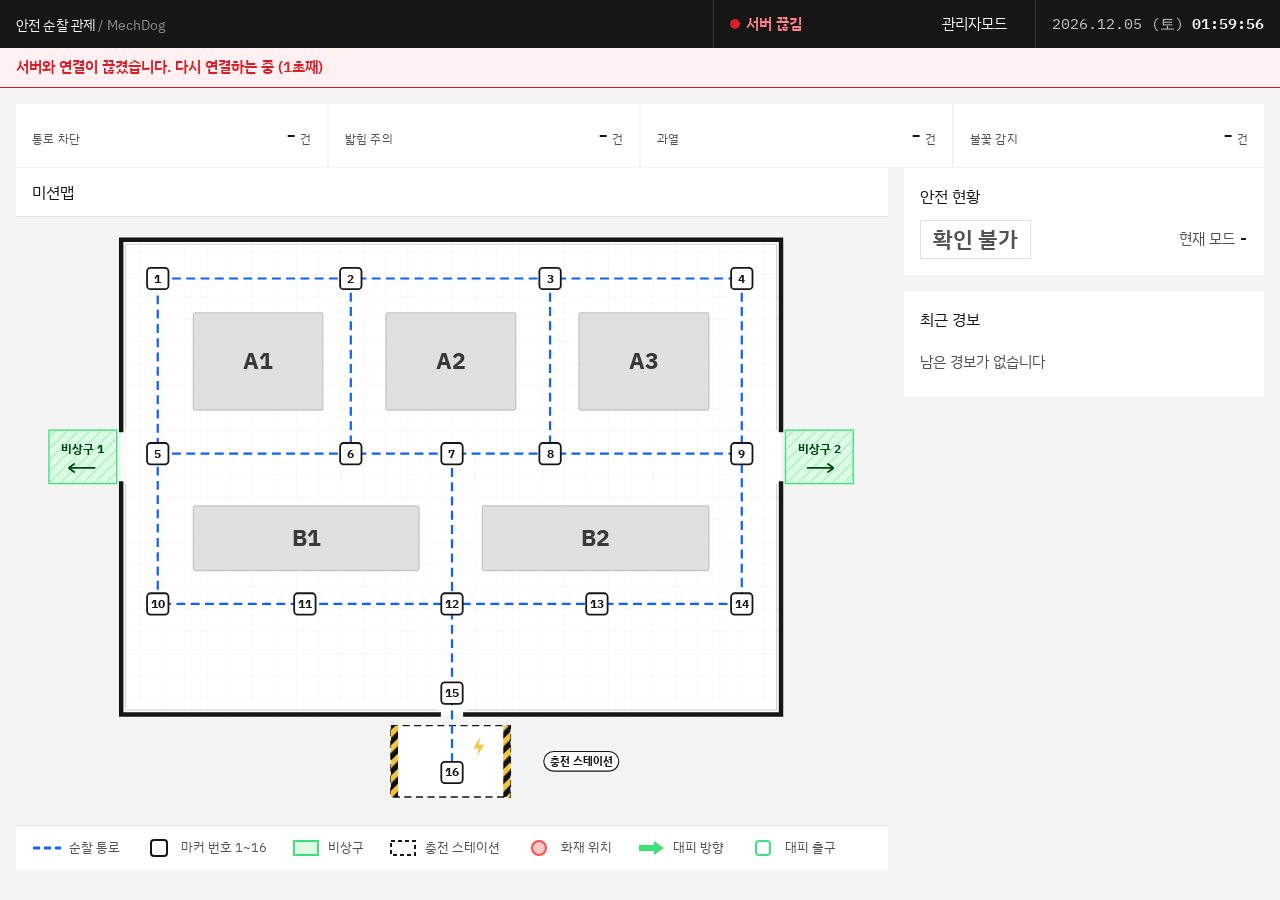
<file: dashboard/index.html>
<!doctype html>
<html lang="ko">
<head>
<meta charset="utf-8">
<meta name="viewport" content="width=device-width, initial-scale=1">
<title>안전 순찰 관제</title>
<link rel="stylesheet" href="css/app.css">
<link rel="stylesheet" href="css/theme.css">
<script>
// 다크 모드를 골라 뒀으면 화면을 그리기 전에 켠다 (밝은 화면이 잠깐 비치지 않게). 고르는 버튼은 app.js
try { if (localStorage.getItem("dash-theme") === "dark") document.documentElement.dataset.theme = "dark"; } catch (e) {}
</script>
</head>
<body>
<div class="evacuate" id="evacuate" hidden>
  <span>대피 모드: 화살표 방향의 비상구로 대피하세요</span>
  <div class="evacuate-actions" id="evacuate-actions"></div>
</div>

<header class="bar">
  <!-- brand-mark(방패) · brand-sub(영어 부제)는 다크 모드에서만 보인다 (theme.css) -->
  <h1><span class="brand-mark" aria-hidden="true"></span><span class="brand-text"><span class="brand-title">안전 순찰 관제</span><span class="brand-sub">MechDog Safety Patrol</span></span> <span class="view-name" id="view-name" hidden>관리자모드</span></h1>
  <div class="conn">
    <!-- 서버 · 로봇 연결을 한 줄로. 문제가 있을 때만 빨강 -->
    <div class="conn-item" id="conn-status">
      <span class="dot"></span>
      <span class="value">연결 중</span>
    </div>
    <button type="button" class="icon-btn sound-btn off" id="sound" data-sound="1" hidden></button>
    <!-- 다크 모드 켜기 · 끄기 (밝은 화면이면 달, 다크 모드면 해). 아이콘은 app.js가 그린다 -->
    <button type="button" class="icon-btn" id="theme" data-theme-toggle="1" title="다크 모드" aria-label="다크 모드"></button>
    <a class="bar-btn" id="view-switch" href="?admin">관리자모드</a>
    <div class="clock">
      <span id="date">-</span>
      <span id="time">-</span>
    </div>
  </div>
</header>

<div class="shell" id="shell">
<!-- 관리자 화면만: 왼쪽 탭. 실시간 관제(지금 일) / 기록(지난 일). 팝업 · 경보음 · 대피 띠는 탭과 상관없이 -->
<nav class="tabs" id="tabs" aria-label="관리자 화면 탭" hidden>
  <button type="button" class="tab on" data-tab="live" aria-pressed="true">실시간 관제 <span class="badge" id="tab-badge" hidden></span></button>
  <button type="button" class="tab" data-tab="records" aria-pressed="false">기록</button>
</nav>

<main class="main">
<div class="notice" id="notice" hidden></div>

<div class="layout">
  <!-- 요약 줄: 관리자 화면은 로봇 3칸 + 경보 4칸, 기본 화면은 경보 4칸. 경보 칸을 누르면 팝업 -->
  <section class="kpis" id="kpis" aria-label="현황 요약"></section>

  <section class="map-panel" aria-label="미션맵">
    <h2>미션맵</h2>
    <div class="map-area">
      <svg id="map" role="img" aria-label="미션맵: 구역 A1~B2, 순찰 통로, 마커 1~16, 비상구, 충전 스테이션"></svg>
    </div>
    <div class="legend" id="legend"></div>
  </section>

  <section class="panel history-panel" id="history-panel" aria-label="경보 이력" hidden>
    <h2>경보 이력 <span class="sub" id="history-sub">서버에 기록된 경보, 최근 것부터</span></h2>
    <div class="hist-tools" id="history-tools" role="group" aria-label="종류 거르기"></div>
    <div class="table-wrap hist-box">
      <table class="history">
        <thead><tr><th>시각</th><th>종류</th><th>로봇</th><th>경로</th><th>위치</th><th>해제</th><th>사진</th></tr></thead>
        <tbody id="history"></tbody>
      </table>
    </div>
    <div class="history-more" id="history-more"></div>
  </section>

  <aside class="side">
    <section class="panel status" aria-label="안전 현황">
      <h2>안전 현황</h2>
      <div class="status-head">
        <span class="level" id="level">-</span>
        <span class="mode">현재 모드 <b id="mode">-</b></span>
      </div>
    </section>

    <section class="panel" id="robot-panel" aria-label="로봇 현황" hidden>
      <h2>로봇 현황 <span class="sub" id="robot-count"></span></h2>
      <ul class="robot-cards" id="robot-list"></ul>
    </section>

    <section class="panel" aria-label="최근 경보">
      <h2>최근 경보</h2>
      <ul class="alerts" id="alerts"></ul>
    </section>
  </aside>

  <aside class="records-side" id="records-side" hidden>
    <section class="panel side-note helmet-panel" id="helmet-panel" aria-label="안전모 미착용 기록" hidden>
      <h2>안전모 미착용 <span class="sub">현장 음성 안내 기록, 누르면 사진</span></h2>
      <div id="helmet"></div>
    </section>

    <section class="panel stats-panel" id="stats-panel" aria-label="정탐률">
      <h2>정탐률 <span class="sub">정탐 ÷ 해제한 경보</span></h2>
      <div id="stats"></div>
    </section>
  </aside>
</div>
</main>
</div>

<!-- 요약 줄 경보 칸에 여러 건이 있을 때 고르는 목록 -->
<div class="kpi-pick" id="kpi-pick" hidden></div>
<div class="popup-wrap" id="popup" hidden></div>
<div class="viewer-wrap" id="viewer" hidden></div>

<div class="popup-wrap login-wrap" id="login" hidden>
  <form class="login" id="login-form" role="dialog" aria-modal="true" aria-labelledby="login-title">
    <h2 id="login-title">관리자 화면</h2>
    <label for="login-password">관리자 비밀번호</label>
    <input type="password" id="login-password" autocomplete="current-password">
    <p class="error" id="login-error" hidden></p>
    <div class="login-actions">
      <button type="submit" class="login-btn" id="login-btn">들어가기</button>
      <a class="login-back" id="login-back" href="./">기본모드</a>
    </div>
  </form>
</div>

<script type="module" src="js/app.js"></script>
</body>
</html>
</file>
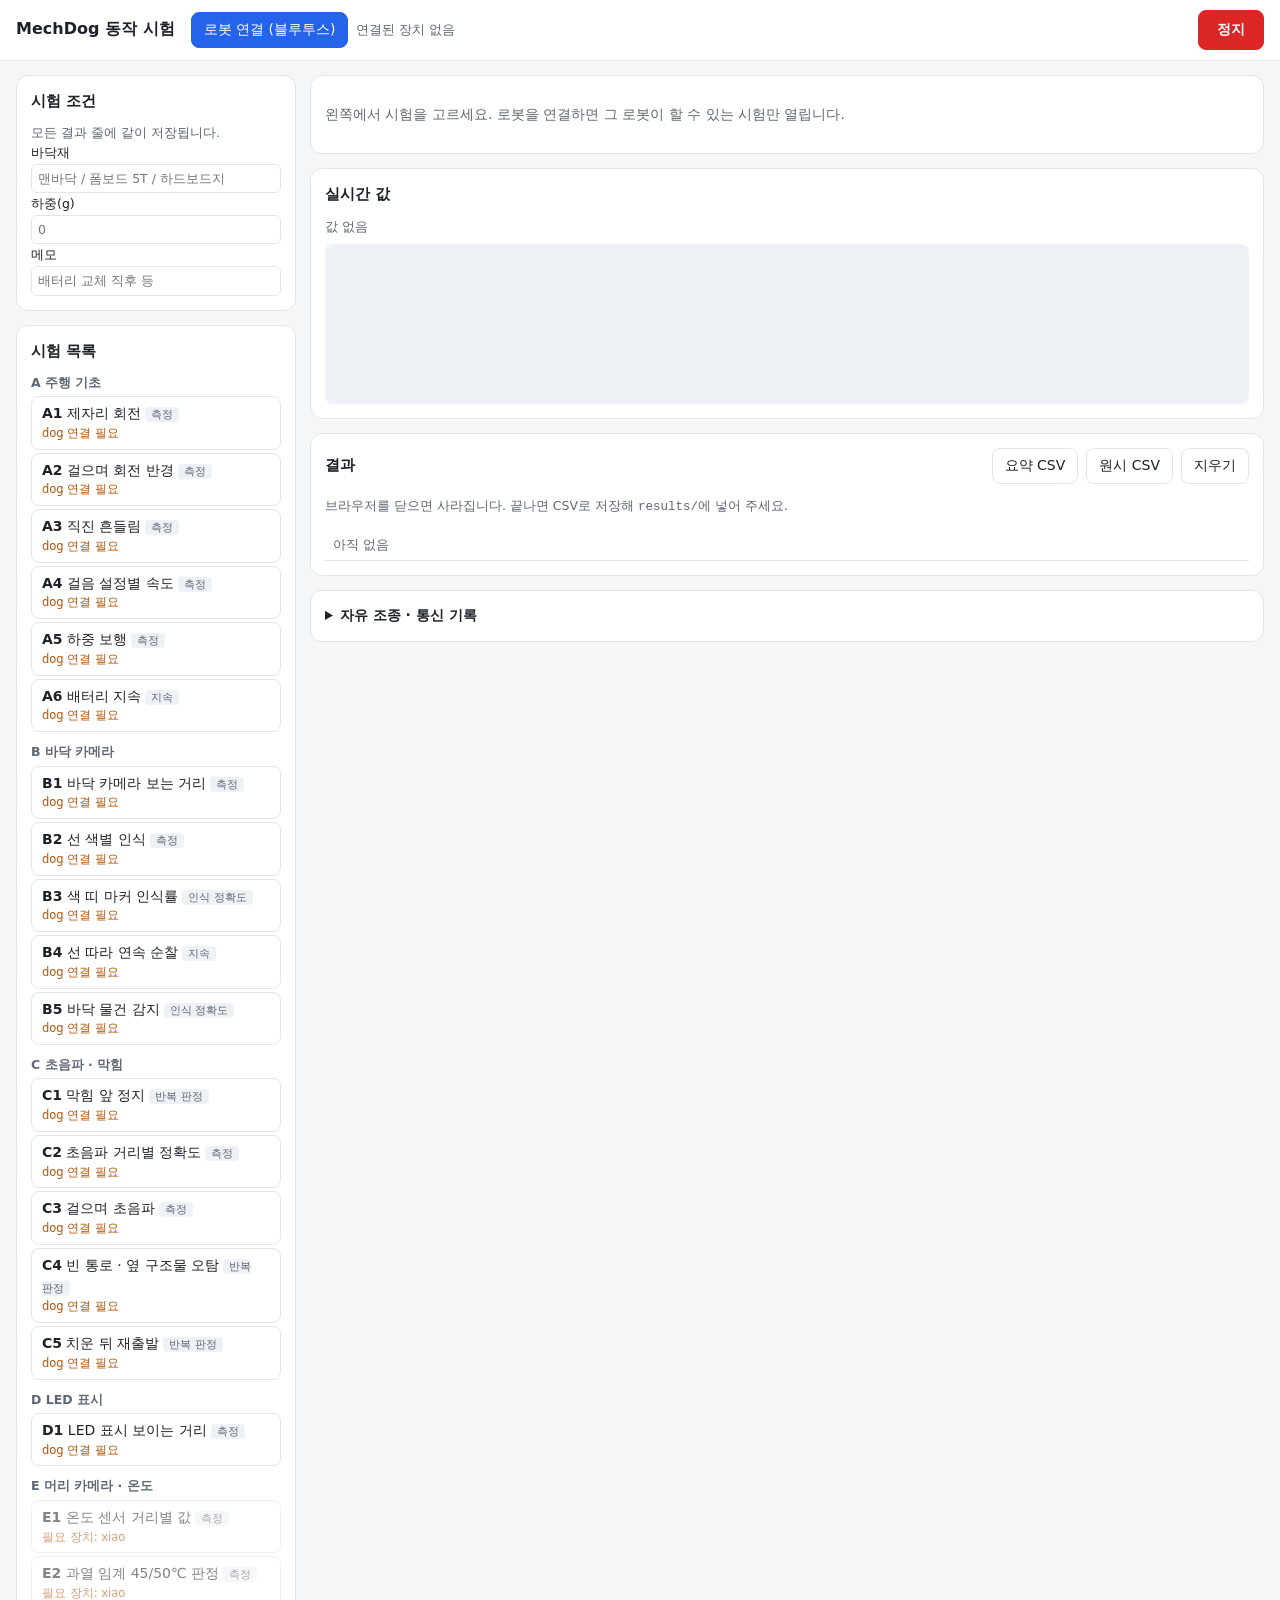
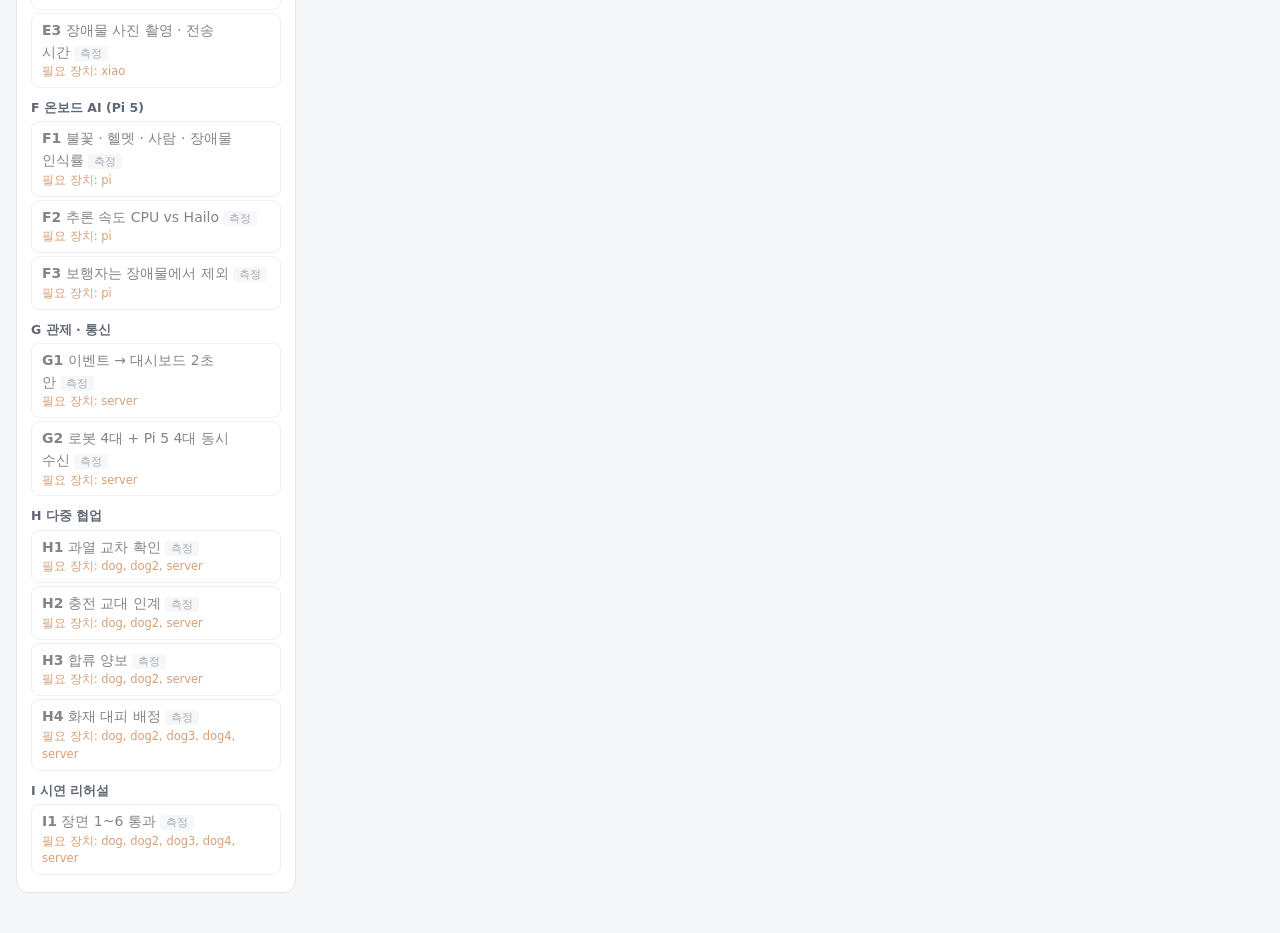
<file: tools/mechdog-test/app/index.html>
<!doctype html>
<html lang="ko">
<head>
<meta charset="utf-8">
<meta name="viewport" content="width=device-width, initial-scale=1">
<title>MechDog 동작 시험</title>
<style>
:root { --bg: #f5f6f8; --card: #fff; --fg: #1d2129; --sub: #5f6773; --line: #e2e5ea; --accent: #2563eb; --ok: #15803d; --bad: #dc2626; --soft: #eef1f5; --warn: #b45309; }
@media (prefers-color-scheme: dark) { :root { --bg: #14161b; --card: #1c1f26; --fg: #e6e8ec; --sub: #98a1ad; --line: #2d313a; --accent: #7aa7ff; --ok: #4ade80; --bad: #f87171; --soft: #242832; --warn: #fbbf24; } }
* { box-sizing: border-box; }
body { margin: 0; background: var(--bg); color: var(--fg); font: 14px/1.55 system-ui, "Malgun Gothic", "Apple SD Gothic Neo", sans-serif; word-break: keep-all; }
header { position: sticky; top: 0; z-index: 5; display: flex; flex-wrap: wrap; gap: 8px; align-items: center; padding: 10px 16px; background: var(--card); border-bottom: 1px solid var(--line); }
header h1 { font-size: 16px; margin: 0 8px 0 0; }
button { font: inherit; padding: 6px 12px; border-radius: 8px; border: 1px solid var(--line); background: var(--card); color: var(--fg); cursor: pointer; }
button:hover:not(:disabled) { border-color: var(--accent); }
button:disabled { opacity: .45; cursor: default; }
button.primary { background: var(--accent); color: #fff; border-color: var(--accent); }
#stop { margin-left: auto; background: var(--bad); color: #fff; border-color: var(--bad); font-weight: 700; padding: 8px 18px; }
.chip { display: inline-flex; gap: 6px; align-items: center; padding: 3px 10px; border-radius: 999px; background: var(--soft); font-size: 12.5px; }
.chip b { font-weight: 700; }
main { display: grid; grid-template-columns: 280px minmax(0, 1fr); gap: 14px; padding: 14px 16px 40px; max-width: 1400px; margin: 0 auto; }
@media (max-width: 900px) { main { grid-template-columns: 1fr; } }
.card { background: var(--card); border: 1px solid var(--line); border-radius: 12px; padding: 14px; }
.card h2 { font-size: 15px; margin: 0 0 10px; }
.card + .card { margin-top: 14px; }
.muted { color: var(--sub); }
.small { font-size: 12.5px; }
#tests .grp { margin: 10px 0 4px; font-size: 12.5px; color: var(--sub); font-weight: 700; }
#tests button { display: block; width: 100%; text-align: left; margin: 3px 0; padding: 6px 10px; }
#tests button.sel { border-color: var(--accent); background: color-mix(in srgb, var(--accent) 10%, var(--card)); }
#tests button .why { display: block; font-size: 11.5px; color: var(--warn); }
.kind { font-size: 11px; padding: 1px 6px; border-radius: 4px; background: var(--soft); color: var(--sub); margin-left: 4px; }
.refs span { display: inline-block; margin: 0 4px 4px 0; padding: 1px 8px; border-radius: 999px; border: 1px solid var(--line); font-size: 12px; color: var(--sub); }
.setup { background: var(--soft); border-radius: 8px; padding: 8px 12px; margin: 8px 0 12px; }
table { border-collapse: collapse; width: 100%; }
th, td { border-bottom: 1px solid var(--line); padding: 5px 8px; text-align: left; vertical-align: top; font-size: 13px; }
th { color: var(--sub); font-weight: 600; white-space: nowrap; }
.tw { overflow-x: auto; }
input, select { font: inherit; padding: 4px 6px; border: 1px solid var(--line); border-radius: 6px; background: var(--card); color: var(--fg); width: 100%; min-width: 60px; }
.row { display: flex; flex-wrap: wrap; gap: 8px; align-items: center; }
.row label { display: flex; gap: 6px; align-items: center; }
.row label input { width: 110px; }
#status { min-height: 1.5em; margin-top: 8px; }
#verdict.pass { color: var(--ok); font-weight: 700; } #verdict.fail { color: var(--bad); font-weight: 700; }
canvas { width: 100%; height: 160px; background: var(--soft); border-radius: 8px; display: block; }
.live { display: flex; flex-wrap: wrap; gap: 6px; margin: 8px 0; }
.ok { color: var(--ok); font-weight: 700; } .ng { color: var(--bad); font-weight: 700; }
#log { height: 140px; overflow: auto; font: 12px ui-monospace, Consolas, monospace; background: var(--soft); border-radius: 8px; padding: 6px 8px; white-space: pre-wrap; }
dialog { border: 1px solid var(--line); border-radius: 12px; background: var(--card); color: var(--fg); max-width: 440px; width: calc(100vw - 32px); }
dialog::backdrop { background: rgb(0 0 0 / .35); }
dialog label { display: block; margin: 8px 0; }
details summary { cursor: pointer; font-weight: 600; }
</style>
</head>
<body>
<header>
  <h1>MechDog 동작 시험</h1>
  <button id="connect" class="primary">로봇 연결 (블루투스)</button>
  <span id="devs" class="row"></span>
  <button id="stop" title="스페이스바">정지</button>
</header>
<main>
  <aside>
    <section class="card">
      <h2>시험 조건</h2>
      <div class="small muted">모든 결과 줄에 같이 저장됩니다.</div>
      <label class="small">바닥재 <input id="m-floor" placeholder="맨바닥 / 폼보드 5T / 하드보드지"></label>
      <label class="small">하중(g) <input id="m-load" placeholder="0"></label>
      <label class="small">메모 <input id="m-note" placeholder="배터리 교체 직후 등"></label>
    </section>
    <section class="card">
      <h2>시험 목록</h2>
      <div id="tests"></div>
    </section>
  </aside>
  <div>
    <section class="card" id="detail"><p class="muted">왼쪽에서 시험을 고르세요. 로봇을 연결하면 그 로봇이 할 수 있는 시험만 열립니다.</p></section>
    <section class="card">
      <h2>실시간 값</h2>
      <div class="live" id="live"></div>
      <canvas id="chart" width="1000" height="160"></canvas>
      <div class="small muted" id="legend"></div>
    </section>
    <section class="card">
      <div class="row"><h2 style="margin:0">결과</h2><span id="count" class="muted small"></span>
        <span style="margin-left:auto" class="row"><button id="csv-sum">요약 CSV</button><button id="csv-raw">원시 CSV</button><button id="clear">지우기</button></span></div>
      <p class="small muted">브라우저를 닫으면 사라집니다. 끝나면 CSV로 저장해 <code>results/</code>에 넣어 주세요.</p>
      <div class="tw"><table id="results"></table></div>
    </section>
    <section class="card">
      <details>
        <summary>자유 조종 · 통신 기록</summary>
        <div class="row" style="margin-top:10px">
          <label>보폭 <input id="f-stride" type="number" value="50"></label>
          <label>각도 <input id="f-angle" type="number" value="0"></label>
          <label>시간(ms) <input id="f-ms" type="number" value="2000"></label>
          <button data-free="M">이동</button><button data-free="P">기본 자세</button><button data-free="6">배터리</button><button data-free="V">정보</button>
        </div>
        <div class="row" style="margin-top:8px">
          <label>명령 <input id="f-raw" placeholder="G|100|300|20" style="width:220px"></label><button data-free="raw">보내기</button>
        </div>
        <div id="log" style="margin-top:10px"></div>
      </details>
    </section>
  </div>
</main>
<dialog id="dlg"><form method="dialog"><p id="dlg-title" style="font-weight:700;margin-top:0"></p><div id="dlg-body"></div>
  <div class="row" style="flex-direction:row-reverse;margin-top:12px"><button value="ok" class="primary">확인</button><button value="cancel">중단</button></div></form></dialog>
<script type="module" src="./main.js"></script>
</body>
</html>
</file>
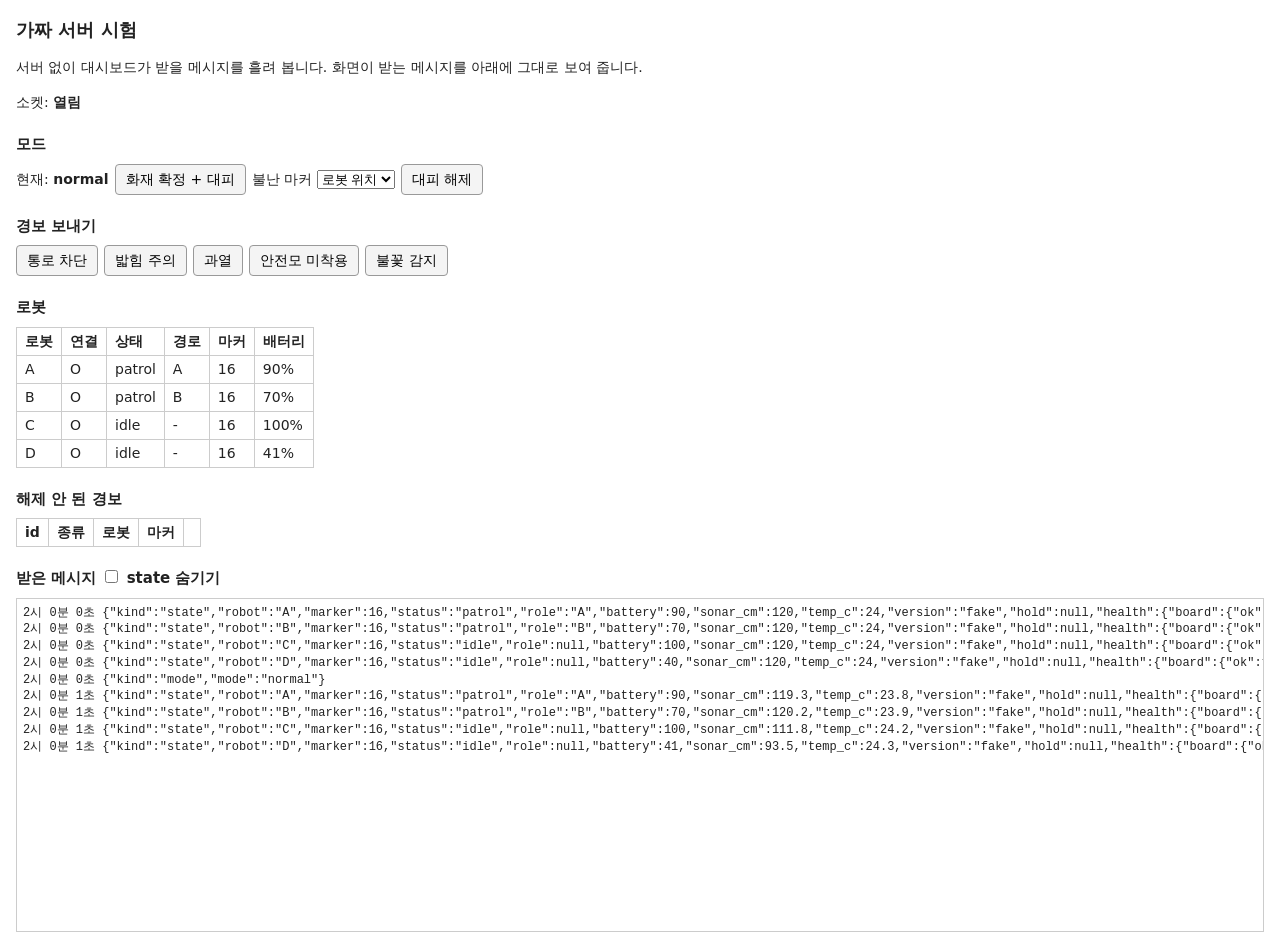
<file: dashboard/fake.html>
<!doctype html>
<html lang="ko">
<head>
<meta charset="utf-8">
<meta name="viewport" content="width=device-width, initial-scale=1">
<title>가짜 서버 시험</title>
<style>
  body { margin: 0; padding: 16px; font: 14px/1.5 system-ui, sans-serif; color: #222; background: #fff; }
  h1 { font-size: 18px; margin: 0 0 12px; }
  h2 { font-size: 15px; margin: 20px 0 8px; }
  .row { display: flex; flex-wrap: wrap; gap: 6px; align-items: center; }
  button { font: inherit; padding: 4px 10px; border: 1px solid #999; background: #f4f4f4; border-radius: 4px; cursor: pointer; }
  button:hover { background: #e8e8e8; }
  table { border-collapse: collapse; }
  th, td { border: 1px solid #ccc; padding: 3px 8px; text-align: left; }
  #log { height: 320px; overflow: auto; border: 1px solid #ccc; padding: 6px; font: 12px/1.4 ui-monospace, monospace; white-space: pre; }
  #conn { font-weight: 600; }
  .off { color: #b00; }
</style>
</head>
<body>
<h1>가짜 서버 시험</h1>
<p>서버 없이 대시보드가 받을 메시지를 흘려 봅니다. 화면이 받는 메시지를 아래에 그대로 보여 줍니다.</p>

<p>소켓: <span id="conn">-</span></p>

<h2>모드</h2>
<div class="row">
  <span>현재: <b id="mode">-</b></span>
  <button data-act="fire">화재 확정 + 대피</button>
  <label>불난 마커 <select id="fire-marker"><option value="">로봇 위치</option></select></label>
  <button data-act="normal">대피 해제</button>
</div>

<h2>경보 보내기</h2>
<div class="row">
  <button data-emit="obstacle">통로 차단</button>
  <button data-emit="floor_object">밟힘 주의</button>
  <button data-emit="heat">과열</button>
  <button data-emit="helmet">안전모 미착용</button>
  <button data-emit="flame">불꽃 감지</button>
</div>

<h2>로봇</h2>
<table>
  <thead><tr><th>로봇</th><th>연결</th><th>상태</th><th>경로</th><th>마커</th><th>배터리</th></tr></thead>
  <tbody id="robots"></tbody>
</table>

<h2>해제 안 된 경보</h2>
<table>
  <thead><tr><th>id</th><th>종류</th><th>로봇</th><th>마커</th><th></th></tr></thead>
  <tbody id="events"></tbody>
</table>

<h2>받은 메시지 <label><input type="checkbox" id="hideState"> state 숨기기</label></h2>
<div id="log"></div>

<script type="module">
import { FakeServer } from "./js/fake.js";

const fake = new FakeServer().start();
window.fake = fake; // 개발자 도구 콘솔에서 fake.emit("heat", "B") 처럼 쓸 수 있다

const robots = {};
const events = new Map();
let mode = "-";
let sock = null;

function connect() {
  if (sock) sock.close();
  setConn("연결 중");
  sock = fake.socket();
  sock.onopen = () => setConn("열림");
  sock.onclose = (ev) => setConn(`닫힘 (code ${ev.code})`, true);
  sock.onmessage = (ev) => {
    const m = JSON.parse(ev.data);
    if (m.kind === "state") robots[m.robot] = m;
    if (m.kind === "mode") mode = m.mode;
    if (m.kind === "event") m.checked ? events.delete(m.id) : events.set(m.id, m);
    log(m);
    render();
  };
}

function setConn(text, bad) {
  const el = document.getElementById("conn");
  el.textContent = text;
  el.className = bad ? "off" : "";
}

function log(m) {
  if (m.kind === "state" && document.getElementById("hideState").checked) return;
  const el = document.getElementById("log");
  const t = new Date().toLocaleTimeString("ko-KR", { hour12: false });
  el.textContent += `${t} ${JSON.stringify(m)}\n`;
  if (el.textContent.length > 60000) el.textContent = el.textContent.slice(-40000);
  el.scrollTop = el.scrollHeight;
}

function render() {
  document.getElementById("mode").textContent = mode;
  document.getElementById("robots").innerHTML = Object.values(robots).map((r) => {
    return `<tr><td>${r.robot}</td><td>${r.online ? "O" : "X"}</td><td>${r.status}</td>
      <td>${r.role ?? "-"}</td><td>${r.marker}</td><td>${r.battery}%</td></tr>`;
  }).join("");
  document.getElementById("events").innerHTML = [...events.values()].map((e) =>
    `<tr><td>${e.id}</td><td>${e.type}</td><td>${e.robot}</td><td>${e.marker}</td>
      <td><button data-check="${e.id}">경보 해제</button></td></tr>`).join("");
}

document.body.addEventListener("click", async (ev) => {
  const b = ev.target.closest("button");
  if (!b) return;
  const act = b.dataset.act;
  if (act === "fire") {
    const m = document.getElementById("fire-marker").value;
    fake.fire(undefined, m ? Number(m) : undefined);
  }
  if (act === "normal") await fake.fetch("/mode", { method: "POST", body: JSON.stringify({ mode: "normal" }) });
  if (b.dataset.emit) fake.emit(b.dataset.emit);
  if (b.dataset.check) await fake.fetch(`/events/${b.dataset.check}/check`, { method: "POST" });
});

for (let m = 1; m <= 15; m++) document.getElementById("fire-marker").insertAdjacentHTML("beforeend", `<option>${m}</option>`);
connect();
</script>
</body>
</html>
</file>
<file: dashboard/css/app.css>
:root {
  --bg: #f4f5f7;
  --panel: #ffffff;
  --text: #1a1a1a;
  --muted: #666666;
  --line: #dddddd;
  --ok: #1f7a3a;
  --bad: #b3261e;
  --bad-bg: #fbeaea;
  --warn: #8a5a00;
  --warn-bg: #fff3d6;
  --gap: 8px;
  --radius: 4px;
}

* { box-sizing: border-box; }

body {
  margin: 0;
  background: var(--bg);
  color: var(--text);
  font: 15px/1.5 "Pretendard", "Noto Sans KR", system-ui, sans-serif;
}

h1, h2 { margin: 0; font-weight: 600; }
h1 { font-size: 18px; }
h2 { font-size: 15px; margin-bottom: calc(var(--gap) * 1.5); }
.view-name {
  margin-left: var(--gap);
  padding: 1px 8px;
  border: 1px solid var(--text);
  border-radius: var(--radius);
  font-size: 13px;
  font-weight: 600;
  vertical-align: middle;
}
h2 .sub { color: var(--muted); font-weight: 400; }
ul { list-style: none; margin: 0; padding: 0; }

/* ---------- 대피 모드: 화면 맨 위에 크게 ---------- */
.evacuate {
  padding: calc(var(--gap) * 2);
  background: var(--bad);
  color: #ffffff;
  font-size: 24px;
  font-weight: 700;
  text-align: center;
}

.evacuate-actions { display: flex; flex-wrap: wrap; align-items: center; justify-content: center; gap: var(--gap); margin-top: var(--gap); font-size: 15px; font-weight: 600; }
.evacuate-actions:empty { display: none; }
.evac-btn {
  font: inherit;
  padding: 6px 16px;
  border: 2px solid #ffffff;
  border-radius: var(--radius);
  background: transparent;
  color: #ffffff;
  cursor: pointer;
}
.evac-btn.sure { background: #ffffff; color: var(--bad); }
.evac-btn:disabled { opacity: 0.7; cursor: default; }
.evac-btn:focus-visible { outline: 3px solid #ffffff; outline-offset: 2px; }
.evac-error { width: 100%; font-size: 14px; }

/* ---------- 위 막대: 제목, 연결 상태, 시각 ---------- */
.bar {
  display: flex;
  flex-wrap: wrap;
  align-items: center;
  justify-content: space-between;
  gap: calc(var(--gap) * 2);
  padding: calc(var(--gap) * 1.5) calc(var(--gap) * 2);
  background: var(--panel);
  border-bottom: 1px solid var(--line);
}

.conn { display: flex; flex-wrap: wrap; align-items: center; gap: calc(var(--gap) * 1.5); }
.conn .conn-item { margin-right: calc(var(--gap) * 1.5); }
.conn .clock { margin-left: calc(var(--gap) * 1.5); }
.conn-item { display: flex; align-items: center; gap: 6px; }
.conn-item .label { color: var(--muted); }
.conn-item .value { font-variant-numeric: tabular-nums; }
.conn-item.bad .value { color: var(--bad); font-weight: 600; }
.clock { display: flex; gap: var(--gap); color: var(--muted); font-variant-numeric: tabular-nums; }
.clock #time { color: var(--text); font-weight: 600; }

.dot {
  flex: none;
  width: 10px;
  height: 10px;
  border-radius: 50%;
  background: var(--line);
}
.ok > .dot { background: var(--ok); }
.bad > .dot { background: var(--bad); }
/* 로봇 현황 카드는 점이 카드(li) 안쪽 줄에 있다 */
.robot-cards li.ok .dot { background: var(--ok); }
.robot-cards li.bad .dot { background: var(--bad); }

/* ---------- 끊김 알림 줄 ---------- */
.notice {
  padding: var(--gap) calc(var(--gap) * 2);
  background: var(--bad-bg);
  color: var(--bad);
  border-bottom: 1px solid var(--bad);
  font-weight: 600;
}

/* ---------- 틀: 위 요약 줄, 왼쪽 큰 칸(지도 또는 경보 이력), 오른쪽 칸 ---------- */
.layout {
  display: grid;
  grid-template-columns: minmax(0, 1fr) 360px;
  grid-template-rows: auto auto;
  gap: calc(var(--gap) * 2);
  padding: calc(var(--gap) * 2);
}
.kpis { grid-column: 1 / -1; grid-row: 1; }
.map-panel { grid-column: 1; grid-row: 2; }
.side { grid-column: 2; grid-row: 2; align-self: start; display: flex; flex-direction: column; gap: calc(var(--gap) * 2); }
/* 기록 탭의 오른쪽 칸 (안전모 미착용, 정탐률) */
.records-side { grid-column: 2; grid-row: 2; align-self: start; display: flex; flex-direction: column; gap: calc(var(--gap) * 2); }
.records-side[hidden] { display: none; }
/* 탭이 있는 관리자 화면에서 오른쪽 칸이 표 · 지도 폭 때문에 화면 밖으로 밀리지 않게 */
.main { min-width: 0; }

/* ---------- 탭 (관리자 화면): 왼쪽 세로 탭, 좁은 화면에서는 위 가로 탭 ---------- */
.shell.has-tabs { display: grid; grid-template-columns: 168px minmax(0, 1fr); align-items: start; }
.tabs {
  position: sticky;
  top: 0;
  display: flex;
  flex-direction: column;
  gap: 4px;
  min-height: calc(100vh - 60px);
  padding: calc(var(--gap) * 2) var(--gap);
  background: var(--panel);
  border-right: 1px solid var(--line);
}
.tabs[hidden] { display: none; }
.tab {
  display: flex;
  align-items: center;
  justify-content: space-between;
  font: inherit;
  font-weight: 600;
  padding: 10px 12px;
  border: 0;
  border-radius: var(--radius);
  background: none;
  color: var(--muted);
  text-align: left;
  cursor: pointer;
}
.tab:hover { background: var(--bg); color: var(--text); }
.tab.on { background: var(--text); color: #ffffff; }
.tab:focus-visible { outline: 2px solid var(--text); outline-offset: 2px; }
.badge { min-width: 22px; padding: 1px 7px; border-radius: 11px; background: var(--bad); color: #ffffff; font-size: 12px; text-align: center; }
.badge[hidden] { display: none; }
/* 실시간 관제: 지도 + 오른쪽 칸. 기록: 경보 이력 + 기록 오른쪽 칸 */
.shell.tab-live .history-panel,
.shell.tab-live .records-side,
.shell.tab-records .map-panel,
.shell.tab-records .side { display: none; }

/* ---------- 요약 줄 (지도 위) ---------- */
/* 늘 한 줄 (관리자 7칸, 기본 4칸). 칸은 같은 폭으로 나눠 가지고, 이름은 줄이 바뀌지 않는다 */
.kpis { display: flex; gap: var(--gap); }
.kpi {
  flex: 1 1 0;
  min-width: 0;
  display: flex;
  align-items: baseline;
  gap: 6px;
  padding: 10px 12px;
  background: var(--panel);
  border: 1px solid var(--line);
  border-left: 4px solid var(--line);
  border-radius: var(--radius);
}
/* 로봇 칸과 경보 칸 사이를 조금 띄운다 */
.kpi.group-end { margin-right: calc(var(--gap) * 2); }
.kpi-label { margin-right: auto; min-width: 0; overflow: hidden; color: var(--muted); font-size: 13px; white-space: nowrap; text-overflow: ellipsis; }
.kpi b { font-size: 22px; font-variant-numeric: tabular-nums; }
.kpi-unit { color: var(--muted); font-size: 13px; white-space: nowrap; }
.kpi.ok { border-left-color: var(--ok); }
.kpi.warn { border-left-color: var(--warn); background: var(--warn-bg); }
.kpi.warn b { color: var(--warn); }
.kpi.bad { border-left-color: var(--bad); background: var(--bad-bg); }
.kpi.bad b { color: var(--bad); }
/* 중간 폭(노트북 작은 화면): 칸 안 여백과 글자를 줄여 이름이 잘리지 않게 */
@media (max-width: 1300px) {
  .kpis { gap: 6px; }
  .kpi { gap: 2px; padding: 8px 6px 8px 8px; }
  .kpi-label, .kpi-unit { font-size: 12px; }
  .kpi b { font-size: 18px; }
  .kpi.group-end { margin-right: var(--gap); }
}
.kpi-btn { font: inherit; color: inherit; text-align: left; cursor: pointer; }
.kpi-btn:hover { box-shadow: inset 0 0 0 2px var(--text); }
.kpi-btn:focus-visible { outline: 2px solid var(--text); outline-offset: 2px; }
/* 여러 건일 때 고르는 목록 (누른 칸 바로 아래) */
.kpi-pick {
  position: absolute;
  z-index: 9;
  width: 290px;
  padding: var(--gap);
  background: var(--panel);
  border: 1px solid var(--text);
  border-radius: var(--radius);
}
.kpi-pick[hidden] { display: none; }
.kpi-pick-title { margin: 0 0 6px; color: var(--muted); font-size: 13px; }
.kpi-pick ul { margin: 0; padding: 0; list-style: none; }
.kpi-pick button {
  display: grid;
  grid-template-columns: 80px 1fr auto;
  gap: var(--gap);
  width: 100%;
  padding: 6px 8px;
  border: 0;
  border-radius: var(--radius);
  background: none;
  font: inherit;
  font-size: 14px;
  text-align: left;
  cursor: pointer;
}
.kpi-pick button:hover { background: var(--bg); }
.kpi-pick button:focus-visible { outline: 2px solid var(--text); outline-offset: -2px; }

.panel {
  background: var(--panel);
  border: 1px solid var(--line);
  border-radius: var(--radius);
  padding: calc(var(--gap) * 2);
}

/* 지도 패널은 계획 페이지의 관제 지도처럼 어두운 화면 */
.map-panel {
  display: flex;
  flex-direction: column;
  align-self: start;
  background: #08111f;
  color: #dbe7f5;
  border: 1px solid #1f3350;
  border-radius: var(--radius);
  overflow: hidden;
}
.map-panel h2 {
  margin: 0;
  padding: calc(var(--gap) * 1.5) calc(var(--gap) * 2);
  background: #0d1a2c;
  border-bottom: 1px solid #1f3350;
}
.map-area { padding: var(--gap); }
.map-area svg { display: block; width: 100%; height: auto; }
.legend {
  display: flex;
  flex-wrap: wrap;
  gap: var(--gap) calc(var(--gap) * 3);
  padding: calc(var(--gap) * 1.5) calc(var(--gap) * 2);
  border-top: 1px solid #1f3350;
  font-size: 13px;
  color: #8aa0b9;
}
.legend span { display: inline-flex; align-items: center; gap: 7px; }
.legend svg { flex: none; }

/* 경보 이력은 기록 탭의 왼쪽 큰 칸 */
.history-panel { grid-column: 1; grid-row: 2; align-self: start; }
.table-wrap { overflow-x: auto; }
.history { width: 100%; min-width: 440px; border-collapse: collapse; font-size: 14px; }
.history th, .history td { padding: 6px; border-bottom: 1px solid var(--line); text-align: left; white-space: nowrap; }
/* 해제 칸은 "경보 해제"와 시각 사이에서 줄이 바뀔 수 있다 */
.history td.state { white-space: normal; }
.history td.state span { white-space: nowrap; }
.history th { color: var(--muted); font-weight: 500; font-size: 13px; }
.history .type { font-weight: 600; }
.history .type.fire { color: var(--bad); }
.history .type.warn { color: var(--warn); }
.history .done { color: var(--muted); }
.history .open { color: var(--bad); font-weight: 600; }
.history .empty { color: var(--muted); }
.row-btn {
  padding: 0;
  border: 0;
  background: none;
  font: inherit;
  color: inherit;
  text-decoration: underline;
  cursor: pointer;
  font-variant-numeric: tabular-nums;
}
.photo-btn {
  display: inline-block;
  padding: 2px 10px;
  border: 1px solid var(--line);
  border-radius: var(--radius);
  color: var(--text);
  font-size: 13px;
  text-decoration: none;
}
.photo-btn:hover { background: var(--bg); }
.photo-btn:focus-visible { outline: 2px solid var(--text); outline-offset: 2px; }
.no-photo { color: var(--muted); font-size: 13px; }
.row-btn:focus-visible { outline: 2px solid var(--text); outline-offset: 2px; }
.done-text { margin: 0; padding: 8px 14px; border: 1px solid var(--line); border-radius: var(--radius); color: var(--muted); text-align: center; }

@media (max-width: 900px) {
  /* minmax(0, …): 경보 이력 표의 최소 폭 때문에 화면 전체가 옆으로 밀리지 않게. 표는 자기 칸 안에서 옆으로 넘긴다 */
  .layout { grid-template-columns: minmax(0, 1fr); grid-template-rows: none; }
  .kpis, .map-panel, .history-panel, .records-side { grid-column: auto; grid-row: auto; }
  /* 한 줄로 쌓일 때: 요약 줄, 안전 현황, 지도 순. 오른쪽 칸 틀을 풀어 칸마다 순서를 정한다 */
  .kpis { order: -2; }
  .side { display: contents; }
  .side > .status { order: -1; }
  .kpi.group-end { margin-right: 0; }
  /* 휴대폰처럼 좁으면 두 줄: 로봇 3칸 한 줄, 경보 4칸 한 줄 */
  .kpis { flex-wrap: wrap; }
  .kpi { flex: 1 1 calc(25% - 6px); }
  .kpi.robot-tile { flex-basis: calc(33.3% - 6px); }
  /* 탭은 위 가로 탭으로 */
  .shell.has-tabs { grid-template-columns: minmax(0, 1fr); }
  .tabs { position: static; flex-direction: row; min-height: 0; padding: var(--gap) 16px; border-right: 0; border-bottom: 1px solid var(--line); }
  .tab { flex: 1; justify-content: center; gap: 6px; }
}

/* ---------- 안전 현황 ---------- */
.status-head {
  display: flex;
  flex-wrap: wrap;
  align-items: center;
  justify-content: space-between;
  gap: var(--gap);
}
.status-head .mode { color: var(--muted); }
.status-head .mode b { color: var(--text); }
#mode.evacuate-text { color: var(--bad); }

.level {
  display: inline-block;
  padding: 2px 12px;
  border: 1px solid var(--line);
  border-radius: var(--radius);
  font-size: 22px;
  font-weight: 700;
}
.level.safe { color: var(--ok); border-color: var(--ok); }
.level.caution { color: var(--warn); border-color: var(--warn); background: var(--warn-bg); }
.level.fire { color: #ffffff; border-color: var(--bad); background: var(--bad); }
.level.unknown { color: var(--muted); }


/* ---------- 로봇 현황 ---------- */
.robot-cards { display: grid; grid-template-columns: 1fr 1fr; gap: var(--gap); }
.robot-cards li {
  padding: var(--gap) calc(var(--gap) * 1.5);
  border: 1px solid var(--line);
  border-radius: var(--radius);
}
.robot-cards li.bad { border-color: var(--bad); background: var(--bad-bg); }
.robot-cards .top { display: flex; align-items: center; gap: 6px; margin-bottom: 2px; }
.robot-cards .name { font-weight: 600; }
.robot-cards .state { margin-left: auto; font-size: 13px; }
.robot-cards li.bad .state { color: var(--bad); font-weight: 600; }
/* 길 중간에 멈춘 로봇: 주황 테두리, 상태 "멈춤", 아래에 이유 (연결 끊김보다 약하게) */
.robot-cards li.stopped { border-color: var(--warn); background: var(--warn-bg); }
.robot-cards li.stopped .state { color: var(--warn); font-weight: 600; }
.robot-cards .stop-reason { font-size: 13px; color: var(--warn); font-weight: 600; }
.robot-cards .place { font-size: 14px; }
.robot-cards .meta { font-size: 13px; color: var(--muted); font-variant-numeric: tabular-nums; }
.robot-cards .meta > span { white-space: nowrap; }
.robot-cards .version { margin-top: 2px; font-size: 12px; color: var(--muted); font-variant-numeric: tabular-nums; }
.robot-cards .battery.low { color: var(--warn); font-weight: 600; }
.robot-cards .battery.empty { color: var(--bad); font-weight: 600; }
/* ---------- 로봇 상태 (health, 이슈 #54): 문제 있으면 카드 왼쪽 주황 줄과 한 줄 문구 ---------- */
/* 테두리 대신 안쪽 그림자: 테마가 카드 테두리를 없애도 보이게 */
.robot-cards li.health-bad { box-shadow: inset 4px 0 0 var(--warn); }
.robot-cards .health-problem { font-size: 13px; color: var(--warn); font-weight: 600; }
.robot-cards .health-pi { font-size: 12px; color: var(--muted); font-variant-numeric: tabular-nums; }
.robot-cards .health-notyet { font-size: 12px; color: var(--muted); }
.robot-cards .health-pi > span, .robot-cards .health-notyet > span { white-space: nowrap; }
.robot-cards .health-links { display: flex; flex-wrap: wrap; gap: 4px 10px; margin-top: 2px; font-size: 12px; }
.robot-cards .health-links a { color: var(--text); }

/* ---------- 최근 경보 ---------- */
.alerts li {
  display: grid;
  grid-template-columns: 1fr auto;
  gap: 0 var(--gap);
  padding: var(--gap) 0;
  border-bottom: 1px solid var(--line);
}
.alerts li:last-child { border-bottom: 0; }
.alerts .type { font-weight: 600; }
.alerts .type.fire { color: var(--bad); }
.alerts .type.warn { color: var(--warn); }
.alerts .where { grid-column: 1; font-size: 13px; color: var(--muted); }
.alerts .at { grid-row: 1; grid-column: 2; font-size: 13px; color: var(--muted); font-variant-numeric: tabular-nums; }
.alerts .empty { color: var(--muted); }

/* 관리자 화면: 최근 경보를 눌러 경보 상세에서 본다 */
.alerts li:has(.alert-btn) { display: block; padding: 0; }
.alert-btn {
  display: grid;
  grid-template-columns: 1fr auto;
  gap: 0 var(--gap);
  width: 100%;
  padding: var(--gap) 6px;
  border: 0;
  background: none;
  font: inherit;
  color: inherit;
  text-align: left;
  cursor: pointer;
}
.alert-btn:focus-visible { outline: 2px solid var(--text); outline-offset: -2px; }

/* ---------- 경보 사진 (팝업) ---------- */
.muted { color: var(--muted); font-size: 13px; }

.photo { display: block; margin-bottom: var(--gap); }
.photo img { display: block; width: 100%; aspect-ratio: 4 / 3; object-fit: cover; border: 1px solid var(--line); border-radius: var(--radius); }
.photo.none {
  display: flex;
  align-items: center;
  justify-content: center;
  aspect-ratio: 4 / 3;
  background: var(--bg);
  border: 1px solid var(--line);
  border-radius: var(--radius);
  color: var(--muted);
}

.error { margin: var(--gap) 0 0; color: var(--bad); font-size: 13px; }

/* ---------- 경보음 켜기 (관리자 화면) ---------- */
/* 위 막대 버튼(경보음, 관리자모드 · 기본모드)은 옆의 서버 · 로봇 글자와 같은 크기 */
.sound-btn,
.bar-btn {
  font: inherit;
  padding: 4px 12px;
  border: 1px solid var(--line);
  border-radius: var(--radius);
  background: var(--panel);
  color: var(--text);
  cursor: pointer;
}
/* 아이콘 버튼 (경보음, 다크 모드): 옆 버튼과 같은 높이, 정사각 */
.icon-btn {
  display: inline-flex;
  align-items: center;
  justify-content: center;
  width: 32px;
  height: 32px;
  padding: 0;
  font: inherit;
  border: 1px solid var(--line);
  border-radius: var(--radius);
  background: var(--panel);
  color: var(--text);
  cursor: pointer;
}
.icon-btn[hidden] { display: none; }
.icon-btn:hover { background: var(--bg); }
.icon-btn:focus-visible { outline: 2px solid var(--text); outline-offset: 2px; }
.sound-btn.off { color: var(--muted); }
.bar-btn { height: 32px; box-sizing: border-box; }
.sr-only { position: absolute; width: 1px; height: 1px; padding: 0; margin: -1px; overflow: hidden; clip: rect(0 0 0 0); white-space: nowrap; border: 0; }
.sound-btn:focus-visible,
.bar-btn:focus-visible { outline: 2px solid var(--text); outline-offset: 2px; }
.bar-btn { display: inline-block; text-decoration: none; font-weight: 600; }
.bar-btn:hover { background: var(--bg); }

/* ---------- 경보 팝업: 통로 차단 · 밟힘 주의 · 과열 · 불꽃 감지 ---------- */
/* 기본 화면은 위치 지도와 위치 글만 */
.popup-body.where-only { grid-template-columns: 1fr; }
/* 팝업의 값 (시각, 로봇, 경로, 위치, 신뢰도, 온도, 사람): 사진 · 지도 아래 한 줄, 좁으면 여러 줄 */
.popup .fields { grid-template-columns: repeat(auto-fit, minmax(110px, 1fr)); margin: 0 0 calc(var(--gap) * 1.5); }
.popup-wrap {
  position: fixed;
  inset: 0;
  z-index: 10;
  display: flex;
  align-items: center;
  justify-content: center;
  padding: 16px;
  background: rgba(0, 0, 0, 0.45);
}
.popup-wrap[hidden] { display: none; }
.popup {
  width: min(720px, 100%);
  max-height: 100%;
  overflow: auto;
  padding: calc(var(--gap) * 2);
  background: var(--panel);
  border-top: 6px solid var(--warn);
  border-radius: var(--radius);
}
.popup.fire { border-top-color: var(--bad); }
.popup-head { display: flex; flex-wrap: wrap; align-items: baseline; justify-content: space-between; gap: var(--gap); margin-bottom: calc(var(--gap) * 1.5); }
.popup-head h2 { margin: 0; font-size: 22px; }
.popup.fire .popup-head h2 { color: var(--bad); }
.popup.warn .popup-head h2 { color: var(--warn); }
.popup-body { display: grid; grid-template-columns: minmax(0, 1fr) minmax(0, 1fr); gap: calc(var(--gap) * 1.5); margin-bottom: calc(var(--gap) * 1.5); }
.popup-body .photo { margin: 0; }
.mini-map { display: block; width: 100%; height: auto; border-radius: var(--radius); }
.popup-where { margin: var(--gap) 0 0; font-weight: 600; }
.popup button {
  font: inherit;
  padding: 8px 14px;
  border-radius: var(--radius);
  cursor: pointer;
}
.popup .check { width: 100%; border: 1px solid var(--text); background: var(--text); color: #ffffff; font-weight: 600; }
.popup .check:disabled { opacity: 0.6; cursor: default; }
.popup-close { width: 100%; margin-top: var(--gap); border: 1px solid var(--line); background: var(--panel); color: var(--muted); }
.popup button:focus-visible { outline: 2px solid var(--text); outline-offset: 2px; }
@media (max-width: 600px) {
  .popup-body { grid-template-columns: 1fr; }
}

/* ---------- 사진 크게 보기 (팝업보다 위) ---------- */
.viewer-wrap {
  position: fixed;
  inset: 0;
  z-index: 20;
  display: flex;
  align-items: center;
  justify-content: center;
  padding: 16px;
  background: rgba(0, 0, 0, 0.8);
}
.viewer-wrap[hidden] { display: none; }
.viewer { display: flex; flex-direction: column; align-items: center; gap: var(--gap); max-width: 100%; max-height: 100%; }
.viewer img { display: block; max-width: 100%; max-height: calc(100vh - 100px); object-fit: contain; border-radius: var(--radius); }
.viewer-close {
  font: inherit;
  padding: 8px 24px;
  border: 1px solid #ffffff;
  border-radius: var(--radius);
  background: transparent;
  color: #ffffff;
  cursor: pointer;
}
.viewer-close:focus-visible { outline: 2px solid #ffffff; outline-offset: 2px; }

.fields { display: grid; grid-template-columns: 1fr 1fr; gap: var(--gap); margin: calc(var(--gap) * 1.5) 0 0; }
.fields dt { color: var(--muted); font-size: 13px; }
.fields dd { margin: 0; font-variant-numeric: tabular-nums; }

/* ---------- 관리자 비밀번호 (관리자 화면에 들어갈 때, 비밀번호가 바뀌었을 때) ---------- */
.login-wrap { z-index: 20; }
.login {
  display: flex;
  flex-direction: column;
  gap: var(--gap);
  width: min(360px, 100%);
  padding: calc(var(--gap) * 2.5);
  background: var(--panel);
  border-top: 6px solid var(--text);
  border-radius: var(--radius);
}
.login h2 { margin: 0 0 var(--gap); font-size: 20px; }
.login label { color: var(--muted); font-size: 14px; }
.login input {
  font: inherit;
  padding: 8px 10px;
  border: 1px solid var(--line);
  border-radius: var(--radius);
}
.login input:focus-visible { outline: 2px solid var(--text); outline-offset: 1px; }
.login .error { margin: 0; }
.login-actions { display: flex; align-items: center; justify-content: space-between; gap: var(--gap); margin-top: var(--gap); }
.login-btn {
  font: inherit;
  font-weight: 600;
  padding: 8px 18px;
  border: 1px solid var(--text);
  border-radius: var(--radius);
  background: var(--text);
  color: #ffffff;
  cursor: pointer;
}
.login-btn:disabled { opacity: 0.6; cursor: default; }
.login-btn:focus-visible { outline: 2px solid var(--text); outline-offset: 2px; }
.login-back { color: var(--muted); font-size: 14px; }

/* ---------- 경보 해제 · 오탐 (경보 상세 칸, 팝업) ---------- */
/* 경보 해제가 넓고, 오탐은 테두리만. 상세 칸 · 팝업의 width: 100%보다 뒤에 둔다 */
.check-row { display: flex; gap: var(--gap); }
.check-row .check { width: auto; flex: 2 1 0; }
.check-row .check.false-alarm { flex: 1 1 0; background: var(--panel); color: var(--text); }
.check-row .check.false-alarm:hover { background: var(--bg); }

/* ---------- 정탐률, 경보 이력 더 보기 (관리자 화면) ---------- */
/* 정탐률: 오른쪽 칸 맨 아래, 작은 글씨 (참고용 정보) */
.stats-panel h2 { font-size: 14px; }
.stat-table { width: 100%; border-collapse: collapse; font-size: 13px; font-variant-numeric: tabular-nums; }
.stat-table th, .stat-table td { padding: 3px 0; text-align: left; font-weight: 400; }
.stat-table th { color: var(--muted); }
.stat-table td:nth-child(2) { width: 48px; text-align: right; padding-right: 10px; }
.stat-table td.muted { font-size: 12px; }
.stat-table tr:first-child th, .stat-table tr:first-child td:nth-child(2) { color: var(--text); font-weight: 600; }
/* 안전모 미착용 기록: 정탐률과 같은 작은 글씨 */
.helmet-panel h2 { font-size: 14px; }
.helmet-panel p { margin: 0 0 6px; font-size: 13px; }
.helmet-panel .helmet-count b { font-size: 15px; }
.helmet-panel .empty { color: var(--muted); }
.helmet-recent td { padding: 3px 8px 3px 0; white-space: nowrap; }
.stat-note { margin: var(--gap) 0 0; color: var(--muted); font-size: 12px; }
.history-more { display: flex; flex-wrap: wrap; align-items: center; gap: var(--gap); margin-top: var(--gap); }
.history-more:empty { display: none; }
.history-more .error { margin: 0; }
.more-btn {
  font: inherit;
  font-size: 14px;
  padding: 4px 12px;
  border: 1px solid var(--line);
  border-radius: var(--radius);
  background: var(--panel);
  color: var(--text);
  cursor: pointer;
}
.more-btn:hover { background: var(--bg); }
.more-btn:focus-visible { outline: 2px solid var(--text); outline-offset: 2px; }

/* ---------- 멈춘 로봇: 다시 출발 (관리자 화면) ---------- */
.resume-btn {
  margin-top: 6px;
  padding: 3px 12px;
  border: 1px solid var(--warn);
  border-radius: var(--radius);
  background: var(--panel);
  color: var(--warn);
  font: inherit;
  font-size: 13px;
  font-weight: 600;
  cursor: pointer;
}
.resume-btn:hover { background: var(--warn-bg); }
.resume-btn:disabled { opacity: 0.6; cursor: default; }
.resume-btn:focus-visible { outline: 2px solid var(--text); outline-offset: 2px; }
.robot-cards .error { margin: 4px 0 0; }

/* ---------- 안전모 미착용 기록: 줄을 누르면 사진 팝업 ---------- */
.helmet-hint { margin: 4px 0 2px; }
.helmet-list { margin: 0; padding: 0; list-style: none; }
.helmet-btn {
  display: grid;
  grid-template-columns: 78px 1fr auto auto;
  gap: 8px;
  width: 100%;
  padding: 4px 6px;
  border: 0;
  border-radius: var(--radius);
  background: none;
  font: inherit;
  font-size: 13px;
  text-align: left;
  white-space: nowrap;
  cursor: pointer;
}
.helmet-btn:hover { background: var(--bg); }
.helmet-btn:focus-visible { outline: 2px solid var(--text); outline-offset: -2px; }
.helmet-photo { color: var(--text); text-decoration: underline; }
.helmet-photo.none { color: var(--muted); text-decoration: none; }

/* ---------- 경보 이력: 종류 거르기, 표 높이 고정(10줄), 쪽 번호 (안전모 기록도 같은 쪽 번호) ---------- */
.hist-tools { display: flex; flex-wrap: wrap; align-items: center; gap: 6px; margin: 4px 0 10px; }
.chip { font: inherit; font-size: 13px; padding: 4px 10px; border: 1px solid var(--line); border-radius: 999px; background: var(--panel); color: var(--text); cursor: pointer; }
.chip span { color: var(--muted); margin-left: 2px; font-variant-numeric: tabular-nums; }
.chip.on { background: var(--text); border-color: var(--text); color: var(--panel); }
.chip.on span { color: inherit; opacity: 0.75; }
.chip:focus-visible, .pg:focus-visible { outline: 2px solid var(--text); outline-offset: 2px; }
.hist-box { height: 424px; overflow: auto; border: 1px solid var(--line); border-radius: var(--radius); }
.hist-box thead th { position: sticky; top: 0; background: var(--panel); z-index: 1; }
.hist-box .history td, .hist-box .history th { padding: 8px 10px; }
.pager { display: flex; flex-wrap: wrap; align-items: center; gap: 4px; flex: 1; }
.pg { font: inherit; font-size: 13px; min-width: 32px; height: 30px; padding: 0 10px; border: 1px solid var(--line); border-radius: var(--radius); background: var(--panel); color: var(--text); cursor: pointer; }
.pg:hover:not(:disabled) { background: var(--bg); }
.pg:disabled { opacity: 0.4; cursor: default; }
.pg.on { background: var(--text); border-color: var(--text); color: var(--panel); font-weight: 600; }
.pg-gap { padding: 0 4px; color: var(--muted); }
.pg-info { margin-left: auto; font-size: 13px; }
.helmet-panel .pager { margin-top: 8px; }
.helmet-panel .pg { min-width: 28px; height: 26px; padding: 0 7px; font-size: 12px; }

/* ---------- 불꽃 감지 팝업: 화재 확정 (대피 모드) ---------- */
.fire-row { display: flex; flex-wrap: wrap; align-items: center; gap: var(--gap); margin-bottom: var(--gap); }
.fire-row.asking { padding: 10px; border: 1px solid var(--bad); border-radius: var(--radius); background: var(--bad-bg, #fdecec); }
.fire-ask { flex-basis: 100%; margin: 0; color: var(--bad); font-weight: 600; font-size: 14px; }
.fire-btn { flex: 1; min-height: 44px; padding: 8px 16px; border: 0; border-radius: var(--radius); background: var(--bad); color: #fff; font: inherit; font-weight: 700; cursor: pointer; }
.fire-btn:hover:not(:disabled) { filter: brightness(0.92); }
.fire-btn:disabled { opacity: 0.6; cursor: default; }
.fire-btn:focus-visible { outline: 2px solid var(--text); outline-offset: 2px; }
.fire-row .check { flex: 0 0 auto; }
.fire-done { margin: 0 0 var(--gap); color: var(--bad); font-weight: 600; }
</file>
<file: dashboard/css/theme.css>
/* 화면 테마. 기본(밝은 화면)은 IBM Carbon 시안(디자인 시안 3), 다크 모드는 어두운 남색 관제실 시안(시안 1).
   위 막대의 달 · 해 버튼으로 바꾸고, 고른 것은 이 브라우저에 기억한다 (html의 data-theme="dark").
   app.css 뒤에 읽는다. 글꼴은 인터넷이 안 되면 기본 글꼴로 나온다 */
@import url("https://fonts.googleapis.com/css2?family=IBM+Plex+Sans+KR:wght@300;400;600&family=IBM+Plex+Mono:wght@400;600&family=Noto+Sans+KR:wght@400;500;700&display=swap");

/* 지도 색 · 아이콘을 테마가 바꿀 수 있게 이어 주는 곳. 변수가 없으면 원래 색 그대로 */

/* ---------- 지도 색 (map.js가 SVG 속성으로 넣은 색을 CSS 변수로) ---------- */
svg [fill="#08111f"] { fill: var(--map-bg, #08111f); }
svg [fill="#0b1729"] { fill: var(--map-floor, #0b1729); }
svg [stroke="#13233a"] { stroke: var(--map-grid, #13233a); }
svg [stroke="#9fb2c8"] { stroke: var(--map-wall, #9fb2c8); }
svg [stroke="#5b6f88"] { stroke: var(--map-wall2, #5b6f88); }
svg [fill="#11213a"] { fill: var(--map-rack, #11213a); }
svg [stroke="#34506f"] { stroke: var(--map-rack-line, #34506f); }
svg text[fill="#c9daf0"] { fill: var(--map-rack-text, #c9daf0); }
svg [stroke="#dfe9f5"] { stroke: var(--map-path, #dfe9f5); filter: var(--map-path-glow, url(#map-glow)); }
svg [fill="#0b1626"] { fill: var(--map-marker, #0b1626); }
svg rect[stroke="#f5c542"] { stroke: var(--map-marker-line, #f5c542); }
svg text[fill="#fff"] { fill: var(--map-marker-text, #fff); }
svg [fill="#0d1a2c"] { fill: var(--map-pill, #0d1a2c); }
svg text[fill="#dbe7f5"] { fill: var(--map-pill-text, #dbe7f5); }
svg [fill="#062033"] { fill: var(--map-robot, #062033); }
svg .robot text { fill: var(--map-robot-text, #fff); }
.map-panel { background: var(--map-bg, #08111f); }

/* ---------- 제목 옆 표시와 영어 부제 (테마가 켤 때만) ---------- */
.brand-mark, .brand-sub { display: none; }

/* ---------- 아이콘 (테마가 .kpi::before 등에서 mask로 씀) ---------- */
.kpi[data-k="patrol"] { --icon: url("data:image/svg+xml,%3Csvg xmlns='http://www.w3.org/2000/svg' viewBox='0 0 24 24' fill='none' stroke='black' stroke-width='2' stroke-linecap='round' stroke-linejoin='round'%3E%3Ccircle cx='12' cy='12' r='9'/%3E%3Cpath d='M8 12.5l2.5 2.5L16 9.5'/%3E%3C/svg%3E"); }
.kpi[data-k="dock"] { --icon: url("data:image/svg+xml,%3Csvg xmlns='http://www.w3.org/2000/svg' viewBox='0 0 24 24' fill='none' stroke='black' stroke-width='2' stroke-linecap='round' stroke-linejoin='round'%3E%3Cpath d='M13 2L4 14h7l-1 8 9-12h-7z'/%3E%3C/svg%3E"); }
.kpi[data-k="check"] { --icon: url("data:image/svg+xml,%3Csvg xmlns='http://www.w3.org/2000/svg' viewBox='0 0 24 24' fill='none' stroke='black' stroke-width='2' stroke-linecap='round' stroke-linejoin='round'%3E%3Ccircle cx='11' cy='11' r='7'/%3E%3Cpath d='M20 20l-4-4'/%3E%3C/svg%3E"); }
.kpi[data-k="obstacle"] { --icon: url("data:image/svg+xml,%3Csvg xmlns='http://www.w3.org/2000/svg' viewBox='0 0 24 24' fill='none' stroke='black' stroke-width='2' stroke-linecap='round' stroke-linejoin='round'%3E%3Ccircle cx='12' cy='12' r='9'/%3E%3Cpath d='M5.6 5.6l12.8 12.8'/%3E%3C/svg%3E"); }
.kpi[data-k="floor_object"] { --icon: url("data:image/svg+xml,%3Csvg xmlns='http://www.w3.org/2000/svg' viewBox='0 0 24 24' fill='none' stroke='black' stroke-width='2' stroke-linecap='round' stroke-linejoin='round'%3E%3Cpath d='M12 3L2 20h20z'/%3E%3Cpath d='M12 10v4M12 17v.5'/%3E%3C/svg%3E"); }
.kpi[data-k="heat"] { --icon: url("data:image/svg+xml,%3Csvg xmlns='http://www.w3.org/2000/svg' viewBox='0 0 24 24' fill='none' stroke='black' stroke-width='2' stroke-linecap='round' stroke-linejoin='round'%3E%3Cpath d='M14 14.8V4a2 2 0 0 0-4 0v10.8a4 4 0 1 0 4 0z'/%3E%3C/svg%3E"); }
.kpi[data-k="flame"] { --icon: url("data:image/svg+xml,%3Csvg xmlns='http://www.w3.org/2000/svg' viewBox='0 0 24 24' fill='none' stroke='black' stroke-width='2' stroke-linecap='round' stroke-linejoin='round'%3E%3Cpath d='M12 22c4 0 7-2.7 7-6.5 0-3-2-5.5-3.5-7-.4 2-1.5 3-2.5 3 .5-3-1-6-4-8.5.3 3.5-4 6-4 11.5C5 19.3 8 22 12 22z'/%3E%3C/svg%3E"); }
.tab[data-tab="live"] { --icon: url("data:image/svg+xml,%3Csvg xmlns='http://www.w3.org/2000/svg' viewBox='0 0 24 24' fill='none' stroke='black' stroke-width='2' stroke-linecap='round' stroke-linejoin='round'%3E%3Cpath d='M3 11l9-7 9 7v9a1 1 0 0 1-1 1h-5v-6H9v6H4a1 1 0 0 1-1-1z'/%3E%3C/svg%3E"); }
.tab[data-tab="records"] { --icon: url("data:image/svg+xml,%3Csvg xmlns='http://www.w3.org/2000/svg' viewBox='0 0 24 24' fill='none' stroke='black' stroke-width='2' stroke-linecap='round' stroke-linejoin='round'%3E%3Cpath d='M9 6h11M9 12h11M9 18h11M4 6h.5M4 12h.5M4 18h.5'/%3E%3C/svg%3E"); }
.brand-mark { --icon: url("data:image/svg+xml,%3Csvg xmlns='http://www.w3.org/2000/svg' viewBox='0 0 24 24' fill='none' stroke='black' stroke-width='2' stroke-linecap='round' stroke-linejoin='round'%3E%3Cpath d='M12 3l8 3v6c0 4.5-3.4 8.2-8 9-4.6-.8-8-4.5-8-9V6z'/%3E%3Cpath d='M8.5 12l2.5 2.5 4.5-5'/%3E%3C/svg%3E"); }

/* 로봇 표시 테두리 (연결 · 끊김 · 멈춤) */
svg .robot [stroke="#3ee0ff"] { stroke: var(--map-robot-line, #3ee0ff); }
svg [stroke="#eafff1"] { stroke: var(--map-exit-text, #eafff1); }
svg text[fill="#eafff1"] { fill: var(--map-exit-text, #eafff1); }
/* 비상구 빗금 */
svg [fill="#0f3a24"] { fill: var(--map-exit-a, #0f3a24); }
svg [stroke="#1f7a45"] { stroke: var(--map-exit-b, #1f7a45); }

/* ==================== 기본: IBM Carbon (시안 3) ==================== */
html:not([data-theme="dark"]) {
  --bg: #f4f4f4;
  --panel: #ffffff;
  --text: #161616;
  --muted: #525252;
  --line: #e0e0e0;
  --ok: #24a148;
  --bad: #da1e28;
  --bad-bg: #fff1f1;
  --warn: #8e6a00;
  --warn-bg: #fcf4d6;
  --radius: 0px;
  --accent: #0f62fe;
  --map-bg: #f4f4f4;
  --map-floor: #ffffff;
  --map-grid: #f0f0f0;
  --map-wall: #161616;
  --map-wall2: #c6c6c6;
  --map-rack: #e0e0e0;
  --map-rack-line: #c6c6c6;
  --map-rack-text: #393939;
  --map-path: #0f62fe;
  --map-path-glow: none;
  --map-marker: #ffffff;
  --map-marker-line: #161616;
  --map-marker-text: #161616;
  --map-pill: #ffffff;
  --map-pill-text: #161616;
  --map-robot: #161616;
  --map-robot-text: #ffffff;
  --map-robot-line: #0f62fe;
  --map-exit-a: #defbe6;
  --map-exit-b: #a7f0ba;
  --map-exit-text: #044317;
}
html:not([data-theme="dark"]) body { font-family: "IBM Plex Sans KR", "IBM Plex Sans", system-ui, sans-serif; }
html:not([data-theme="dark"]) b, html:not([data-theme="dark"]) .kpi b, html:not([data-theme="dark"]) #time, html:not([data-theme="dark"]) .clock { font-family: "IBM Plex Mono", monospace; }
/* Carbon UI shell: 검은 위 막대 */
html:not([data-theme="dark"]) .bar { background: #161616; color: #f4f4f4; border-bottom: 0; padding: 0 0 0 16px; min-height: 48px; }
html:not([data-theme="dark"]) h1 { font-size: 14px; font-weight: 400; letter-spacing: 0.01em; }
html:not([data-theme="dark"]) h1 .brand-title::after { content: " / MechDog"; color: #8d8d8d; }
html:not([data-theme="dark"]) .view-name { border-color: #8d8d8d; color: #f4f4f4; font-weight: 400; }
html:not([data-theme="dark"]) .conn { gap: 0; }
html:not([data-theme="dark"]) .conn > * { padding: 0 16px; border-left: 1px solid #393939; min-height: 48px; display: flex; align-items: center; }
html:not([data-theme="dark"]) .conn-item .label { color: #c6c6c6; }
html:not([data-theme="dark"]) .conn-item .value { color: #f4f4f4; }
html:not([data-theme="dark"]) .sound-btn, html:not([data-theme="dark"]) .bar-btn { border: 0; border-radius: 0; background: transparent; color: #f4f4f4; font-weight: 400; }
html:not([data-theme="dark"]) .sound-btn.off { background: transparent; color: #f1c21b; }
html:not([data-theme="dark"]) .bar-btn:hover, html:not([data-theme="dark"]) .sound-btn:hover { background: #393939; }
html:not([data-theme="dark"]) .clock { color: #c6c6c6; }
html:not([data-theme="dark"]) .clock #time { color: #f4f4f4; }
/* Carbon side nav */
html:not([data-theme="dark"]) .tabs { background: #ffffff; border-right: 1px solid var(--line); padding: 16px 0; gap: 0; }
html:not([data-theme="dark"]) .tab { border-radius: 0; padding: 12px 16px; color: var(--muted); font-weight: 400; }
html:not([data-theme="dark"]) .tab:hover { background: #e8e8e8; color: var(--text); }
html:not([data-theme="dark"]) .tab.on { background: #e0e0e0; color: var(--text); font-weight: 600; box-shadow: inset 3px 0 0 var(--accent); }
html:not([data-theme="dark"]) .badge { border-radius: 0; background: var(--bad); }
/* 칸: 그림자 없이 회색 층 */
html:not([data-theme="dark"]) .layout { gap: 1px 16px; }
html:not([data-theme="dark"]) .kpis { gap: 1px; background: var(--line); }
html:not([data-theme="dark"]) .kpi { border: 0; border-radius: 0; border-left: 0; border-bottom: 3px solid transparent; padding: 12px 16px; }
html:not([data-theme="dark"]) .kpi.group-end { margin-right: 16px; }
html:not([data-theme="dark"]) .kpi-label { font-size: 12px; letter-spacing: 0.32px; }
html:not([data-theme="dark"]) .kpi b { font-size: 24px; font-weight: 400; }
html:not([data-theme="dark"]) .kpi.ok { border-bottom-color: var(--ok); }
html:not([data-theme="dark"]) .kpi.warn { border-bottom-color: #f1c21b; }
html:not([data-theme="dark"]) .kpi.bad { border-bottom-color: var(--bad); }
html:not([data-theme="dark"]) .panel, html:not([data-theme="dark"]) .map-panel { border: 0; border-radius: 0; }
html:not([data-theme="dark"]) h2 { font-size: 16px; font-weight: 400; }
html:not([data-theme="dark"]) .map-panel { color: var(--text); }
html:not([data-theme="dark"]) .map-panel h2 { background: #ffffff; border-bottom: 1px solid var(--line); color: var(--text); font-size: 16px; font-weight: 400; }
html:not([data-theme="dark"]) .legend { background: #ffffff; border-top: 1px solid var(--line); color: var(--muted); }
html:not([data-theme="dark"]) .level { border-radius: 0; font-weight: 600; }
html:not([data-theme="dark"]) .robot-cards li { border-radius: 0; border: 0; background: #f4f4f4; }
html:not([data-theme="dark"]) .robot-cards li.stopped { background: var(--warn-bg); box-shadow: inset 3px 0 0 #f1c21b; }
html:not([data-theme="dark"]) .robot-cards li.bad { box-shadow: inset 3px 0 0 var(--bad); }
html:not([data-theme="dark"]) .alert-btn:hover { background: #e8e8e8; }
/* 버튼: 사각 파랑 */
html:not([data-theme="dark"]) .popup { border-radius: 0; border-top-width: 3px; }
html:not([data-theme="dark"]) .photo.none { border-radius: 0; }
html:not([data-theme="dark"]) .check, html:not([data-theme="dark"]) .popup .check { background: var(--accent); border-color: var(--accent); border-radius: 0; font-weight: 400; text-align: left; }
html:not([data-theme="dark"]) .check-row .check.false-alarm { background: #393939; border-color: #393939; color: #fff; }
html:not([data-theme="dark"]) .popup-close { border-radius: 0; border: 0; background: transparent; color: var(--accent); text-align: left; }
html:not([data-theme="dark"]) .kpi-pick { border-radius: 0; border-color: var(--line); box-shadow: 0 2px 6px rgba(0, 0, 0, 0.3); }
html:not([data-theme="dark"]) .login { border-radius: 0; border-top-color: var(--accent); }
html:not([data-theme="dark"]) .login input { border: 0; border-bottom: 1px solid #8d8d8d; background: #f4f4f4; border-radius: 0; }
html:not([data-theme="dark"]) .login-btn { border-radius: 0; background: var(--accent); border-color: var(--accent); }
/* 로봇 칸 · 경보 칸 사이에 회색 바탕이 비치지 않게 */
html:not([data-theme="dark"]) .kpis { background: transparent; gap: 2px; }

/* ==================== 다크 모드: 어두운 남색 관제실 (시안 1) ==================== */
html[data-theme="dark"] {
  --bg: #0a1120;
  --panel: #0f1a2e;
  --text: #e6eefb;
  --muted: #8fa3c0;
  --line: #1f3557;
  --ok: #34d399;
  --bad: #ff5a6a;
  --bad-bg: rgba(255, 90, 106, 0.12);
  --warn: #fbbf24;
  --warn-bg: rgba(251, 191, 36, 0.1);
  --radius: 10px;
  --accent: #38bdf8;
  --glow: 0 0 0 1px rgba(56, 189, 248, 0.08), 0 8px 24px rgba(0, 0, 0, 0.35);
  /* 지도는 원래 어두운 화면 그대로, 테두리만 조금 더 밝게 */
  --map-bg: #0b1426;
  --map-floor: #0e1a30;
}
html[data-theme="dark"] body {
  background: radial-gradient(1200px 600px at 20% -10%, #13284a 0%, transparent 60%), var(--bg);
  font-family: "Noto Sans KR", system-ui, sans-serif;
}
/* 위 막대 */
html[data-theme="dark"] .bar { background: #0b1527; border-bottom: 1px solid var(--line); padding: 12px 20px; }
html[data-theme="dark"] h1 { display: flex; align-items: center; gap: 12px; font-size: 20px; }
html[data-theme="dark"] .brand-mark { display: block; width: 34px; height: 34px; background: var(--accent); -webkit-mask: var(--icon) center / contain no-repeat; mask: var(--icon) center / contain no-repeat; }
html[data-theme="dark"] .brand-text { display: flex; flex-direction: column; line-height: 1.2; }
html[data-theme="dark"] .brand-sub { display: block; color: var(--muted); font-size: 12px; font-weight: 400; letter-spacing: 0.02em; }
html[data-theme="dark"] .view-name { border-color: #6d5dfc; background: rgba(109, 93, 252, 0.15); color: #c9c2ff; border-radius: 8px; padding: 3px 10px; }
html[data-theme="dark"] .conn-item .label { color: var(--muted); }
html[data-theme="dark"] .ok > .dot { background: var(--ok); box-shadow: 0 0 8px var(--ok); }
html[data-theme="dark"] .bad > .dot { background: var(--bad); box-shadow: 0 0 8px var(--bad); }
html[data-theme="dark"] .sound-btn, html[data-theme="dark"] .bar-btn { background: #12203a; border-color: var(--line); color: var(--text); border-radius: 8px; }
html[data-theme="dark"] .bar-btn:hover { background: #172a4b; }
html[data-theme="dark"] .sound-btn.off { background: rgba(251, 191, 36, 0.12); border-color: rgba(251, 191, 36, 0.5); color: var(--warn); }
html[data-theme="dark"] .clock #time { color: #fff; font-size: 18px; }
/* 왼쪽 탭 */
html[data-theme="dark"] .tabs { background: #0b1527; border-right: 1px solid var(--line); padding: 18px 10px; gap: 6px; }
html[data-theme="dark"] .tab { justify-content: flex-start; gap: 12px; padding: 12px 14px; border-radius: 10px; color: #b7c6dc; font-weight: 500; }
html[data-theme="dark"] .tab::before { content: ""; width: 20px; height: 20px; flex: none; background: currentColor; -webkit-mask: var(--icon) center / contain no-repeat; mask: var(--icon) center / contain no-repeat; }
html[data-theme="dark"] .tab .badge { margin-left: auto; }
html[data-theme="dark"] .tab:hover { background: #12203a; color: #fff; }
html[data-theme="dark"] .tab.on { background: linear-gradient(90deg, rgba(56, 189, 248, 0.25), rgba(56, 189, 248, 0.05)); color: #fff; box-shadow: inset 3px 0 0 var(--accent); }
/* 요약 줄: 아이콘 + 이름/숫자 */
html[data-theme="dark"] .kpi {
  position: relative;
  align-items: center;
  padding: 12px 14px 12px 58px;
  background: linear-gradient(180deg, #11203a, #0e1930);
  border: 1px solid var(--line);
  border-left-width: 1px;
  border-radius: 12px;
  box-shadow: var(--glow);
}
html[data-theme="dark"] .kpi::before {
  content: "";
  position: absolute;
  left: 14px;
  top: 50%;
  width: 30px;
  height: 30px;
  transform: translateY(-50%);
  background: #6f86a8;
  -webkit-mask: var(--icon) center / contain no-repeat;
  mask: var(--icon) center / contain no-repeat;
}
html[data-theme="dark"] .kpi[data-k="patrol"]::before { background: var(--ok); }
html[data-theme="dark"] .kpi[data-k="dock"]::before { background: var(--accent); }
html[data-theme="dark"] .kpi-label { color: var(--muted); }
html[data-theme="dark"] .kpi b { color: #fff; font-size: 24px; }
html[data-theme="dark"] .kpi.ok { border-color: var(--line); }
html[data-theme="dark"] .kpi.warn { border-color: rgba(251, 191, 36, 0.7); background: linear-gradient(180deg, rgba(251, 191, 36, 0.14), rgba(251, 191, 36, 0.04)); box-shadow: 0 0 16px rgba(251, 191, 36, 0.18); }
html[data-theme="dark"] .kpi.warn::before { background: var(--warn); }
html[data-theme="dark"] .kpi.bad { border-color: rgba(255, 90, 106, 0.8); background: linear-gradient(180deg, rgba(255, 90, 106, 0.18), rgba(255, 90, 106, 0.05)); box-shadow: 0 0 16px rgba(255, 90, 106, 0.22); }
html[data-theme="dark"] .kpi.bad::before { background: var(--bad); }
html[data-theme="dark"] .kpi-btn:hover { box-shadow: 0 0 0 1px var(--accent), 0 0 18px rgba(56, 189, 248, 0.3); }
/* 칸 */
html[data-theme="dark"] .panel { background: linear-gradient(180deg, #0f1b31, #0d172a); border: 1px solid var(--line); border-radius: 14px; box-shadow: var(--glow); }
html[data-theme="dark"] h2 { font-size: 17px; }
html[data-theme="dark"] .map-panel { border: 1px solid var(--line); border-radius: 14px; box-shadow: var(--glow); }
html[data-theme="dark"] .map-panel h2 { background: #0d1830; font-size: 17px; }
html[data-theme="dark"] .level.safe { color: var(--ok); border-color: var(--ok); background: rgba(52, 211, 153, 0.1); }
html[data-theme="dark"] .level.caution { color: var(--warn); border-color: var(--warn); }
html[data-theme="dark"] .level { border-radius: 10px; }
html[data-theme="dark"] .robot-cards li { background: #0c1628; border-color: var(--line); border-radius: 10px; }
html[data-theme="dark"] .robot-cards li.stopped { background: rgba(251, 191, 36, 0.08); border-color: rgba(251, 191, 36, 0.6); }
html[data-theme="dark"] .robot-cards li.bad { background: rgba(255, 90, 106, 0.08); }
html[data-theme="dark"] .alerts li { border-color: var(--line); }
html[data-theme="dark"] .alert-btn { border-radius: 8px; }
html[data-theme="dark"] .alert-btn:hover { background: #12203a; }
html[data-theme="dark"] .history th, html[data-theme="dark"] .history td { border-color: var(--line); }
html[data-theme="dark"] .row-btn { color: #9cc8ff; }
html[data-theme="dark"] .photo-btn { border-color: var(--line); color: var(--text); }
html[data-theme="dark"] .stat-table th { color: var(--muted); }
/* 팝업 · 버튼 */
html[data-theme="dark"] .popup-wrap { background: rgba(3, 8, 18, 0.7); }
html[data-theme="dark"] .popup { background: #0f1b31; border: 1px solid var(--line); border-top-width: 4px; border-radius: 14px; box-shadow: 0 20px 60px rgba(0, 0, 0, 0.6); }
html[data-theme="dark"] .photo.none { background: #0b1527; border-color: var(--line); }
html[data-theme="dark"] .popup .check, html[data-theme="dark"] .check { background: linear-gradient(180deg, #2b6de0, #1f55b8); border-color: #3b7cf0; color: #fff; border-radius: 10px; }
html[data-theme="dark"] .check-row .check.false-alarm { background: transparent; color: var(--text); border-color: var(--line); }
html[data-theme="dark"] .popup-close { background: transparent; border-color: var(--line); color: var(--muted); border-radius: 10px; }
html[data-theme="dark"] .done-text { border-color: var(--line); }
html[data-theme="dark"] .kpi-pick { background: #0f1b31; border-color: var(--accent); border-radius: 10px; }
html[data-theme="dark"] .kpi-pick button:hover { background: #172a4b; }
html[data-theme="dark"] .login { background: #0f1b31; border-top-color: var(--accent); }
html[data-theme="dark"] .login input { background: #0b1527; color: var(--text); border-color: var(--line); }
html[data-theme="dark"] .login-btn { background: var(--accent); border-color: var(--accent); color: #04111d; }
/* 아이콘 칸은 좁아서 이름 위, 숫자 아래 (참고 이미지처럼) */
html[data-theme="dark"] .kpi { flex-wrap: wrap; align-content: center; row-gap: 0; }
html[data-theme="dark"] .kpi-label { flex-basis: 100%; margin-right: 0; font-size: 12px; }
/* 탭 글자가 한 줄에 들어가게 */
html[data-theme="dark"] .shell.has-tabs { grid-template-columns: 200px minmax(0, 1fr); }
html[data-theme="dark"] .tab { white-space: nowrap; }

/* ==================== 시안 뒤에 생긴 것들 (아이콘 버튼, 화면 이름, 종류 버튼 · 쪽 번호) ==================== */
/* 기본(Carbon): 검은 위 막대 안의 아이콘 버튼은 칸 하나씩 */
html:not([data-theme="dark"]) .icon-btn { width: 48px; height: 48px; border: 0; border-radius: 0; background: transparent; color: #f4f4f4; }
html:not([data-theme="dark"]) .icon-btn:hover { background: #393939; }
html:not([data-theme="dark"]) .icon-btn:focus-visible,
html:not([data-theme="dark"]) .bar-btn:focus-visible { outline: 2px solid #ffffff; outline-offset: -2px; }
html:not([data-theme="dark"]) .sound-btn.off { color: #f1c21b; }
html:not([data-theme="dark"]) .conn > .icon-btn { padding: 0; justify-content: center; }
html:not([data-theme="dark"]) .conn-item.bad .value { color: #ff8389; }
html:not([data-theme="dark"]) .bar-btn { display: flex; align-items: center; height: 48px; }
/* 화면 이름은 버튼이 아니라 제목 옆 흐린 글자 */
html:not([data-theme="dark"]) .view-name { border: 0; border-left: 1px solid #525252; color: #a8a8a8; font-size: 14px; }
html:not([data-theme="dark"]) .chip.on,
html:not([data-theme="dark"]) .pg.on { background: var(--accent); border-color: var(--accent); color: #ffffff; }

/* 다크 모드 */
html[data-theme="dark"] .icon-btn { background: #12203a; border-color: var(--line); color: var(--text); border-radius: 8px; }
html[data-theme="dark"] .icon-btn:hover { background: #172a4b; }
html[data-theme="dark"] .icon-btn:focus-visible,
html[data-theme="dark"] .bar-btn:focus-visible,
html[data-theme="dark"] .tab:focus-visible { outline-color: var(--accent); }
/* 시안 1의 보라 알약 대신, 버튼과 헷갈리지 않게 흐린 글자 */
html[data-theme="dark"] .view-name { padding: 0 0 0 12px; border: 0; border-left: 1px solid var(--line); border-radius: 0; background: none; color: var(--muted); font-size: 15px; font-weight: 400; }
html[data-theme="dark"] .chip,
html[data-theme="dark"] .pg { background: #0c1628; }
html[data-theme="dark"] .chip.on,
html[data-theme="dark"] .pg.on { background: var(--accent); border-color: var(--accent); color: #04111d; }
html[data-theme="dark"] .pg:hover:not(:disabled) { background: #172a4b; }
html[data-theme="dark"] .hist-box thead th { background: #0f1b31; }
</file>
